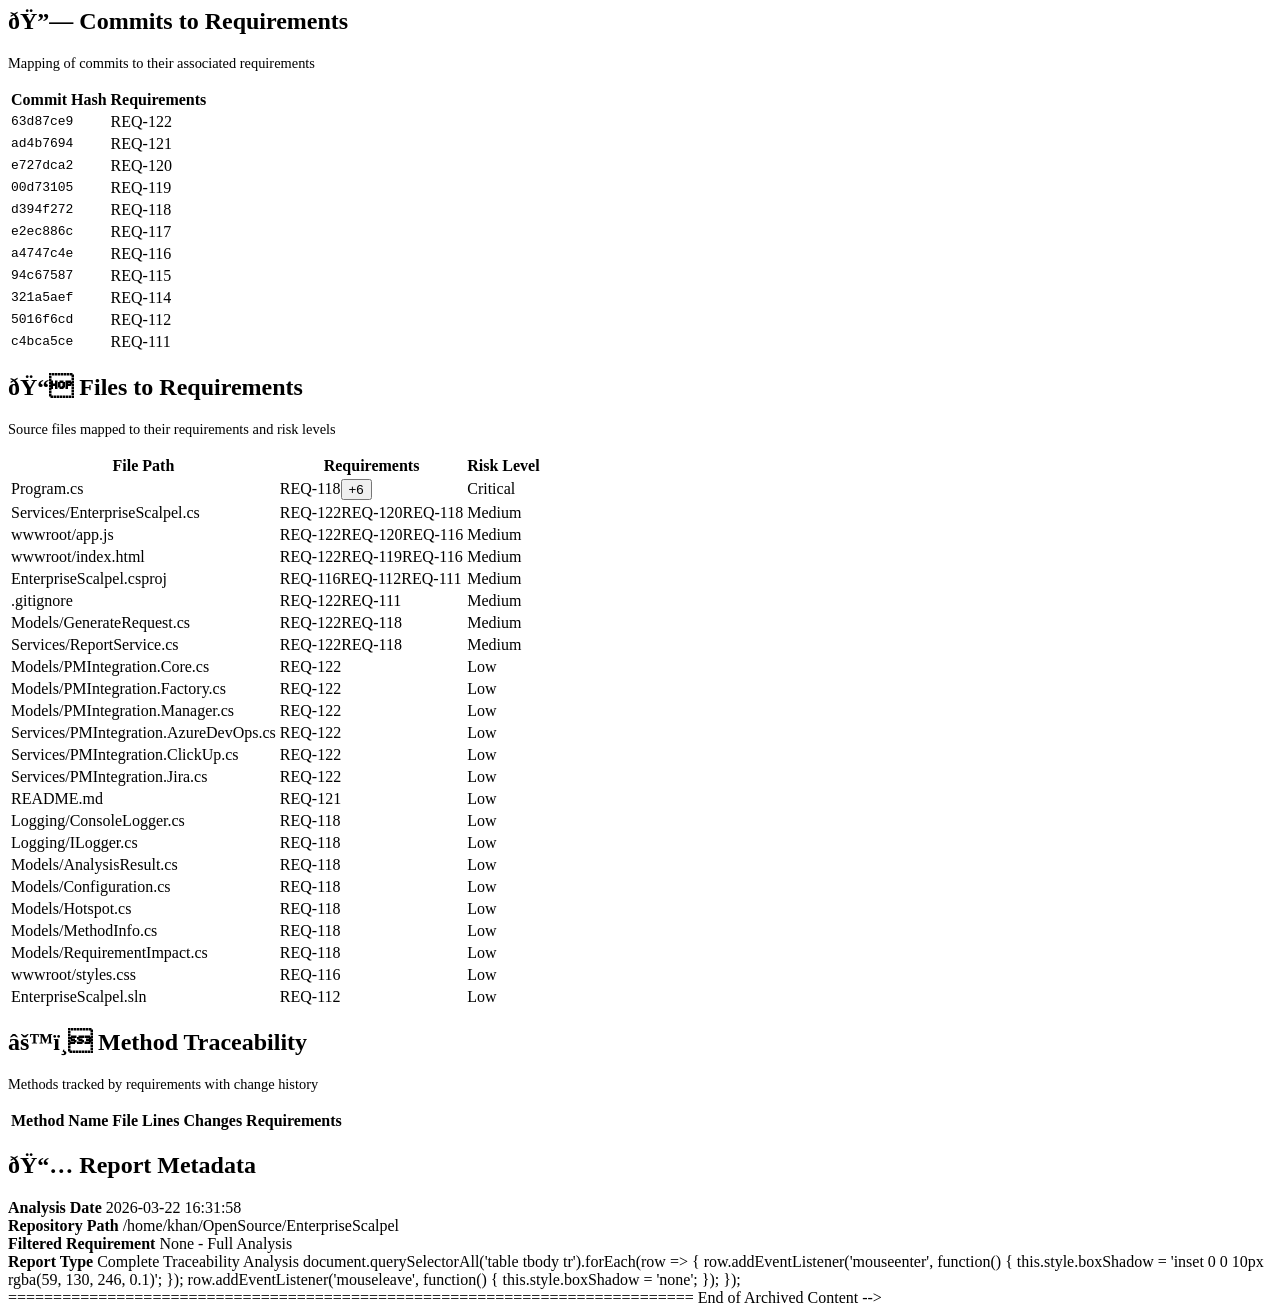
<file: traceability-report.html>
<!--
    DEPRECATED FILE - DO NOT USE
    
    This file is NO LONGER USED. All reports are generated to:
    /home/khan/OpenSource/EnterpriseScalpel/scalpel-reports/traceability-report.html
    
    Configuration: See scalpel.config.json > OutputDirectory
    
    The HTML report generation is configured in ReportService.cs GenerateHtmlReport method
    which writes output to the 'scalpel-reports' directory as specified in the configuration.
    
    Original File Content Below (Archived):
    ============================================================================
    
<!DOCTYPE html>
<html lang='en'>
<head>
    <meta charset='UTF-8'>
    <meta name='viewport' content='width=device-width, initial-scale=1.0'>
    <title>Enterprise Scalpel – Traceability Report</title>
    <link href='https://fonts.googleapis.com/css2?family=Space+Mono:wght@400;700&family=Geist:wght@300;400;600;700&display=swap' rel='stylesheet'>
    <style>
        * {
            margin: 0;
            padding: 0;
            box-sizing: border-box;
        }

        :root {
            --primary: #3b82f6;
            --primary-dark: #1e40af;
            --primary-light: #eff6ff;
            --danger: #ef4444;
            --warning: #f59e0b;
            --success: #10b981;
            --neutral-900: #111827;
            --neutral-800: #1f2937;
            --neutral-700: #374151;
            --neutral-600: #4b5563;
            --neutral-200: #e5e7eb;
            --neutral-100: #f3f4f6;
            --neutral-50: #f9fafb;
            --bg-gradient: linear-gradient(135deg, #667eea 0%, #764ba2 100%);
            --surface-shadow: 0 4px 6px -1px rgba(0, 0, 0, 0.1), 0 2px 4px -1px rgba(0, 0, 0, 0.06);
            --surface-shadow-lg: 0 20px 25px -5px rgba(0, 0, 0, 0.1);
        }

        body {
            font-family: 'Geist', -apple-system, BlinkMacSystemFont, 'Segoe UI', sans-serif;
            background: linear-gradient(180deg, var(--neutral-50) 0%, #f0f9ff 100%);
            color: var(--neutral-800);
            line-height: 1.6;
        }

        /* ====== HEADER ====== */
        header {
            background: var(--bg-gradient);
            color: white;
            padding: 3rem 2rem;
            box-shadow: var(--surface-shadow-lg);
            position: relative;
            overflow: hidden;
        }

        header::before {
            content: '';
            position: absolute;
            top: -50%;
            right: -10%;
            width: 400px;
            height: 400px;
            background: rgba(255, 255, 255, 0.1);
            border-radius: 50%;
            filter: blur(40px);
        }

        header h1 {
            font-size: 2.5rem;
            font-weight: 700;
            margin: 0 0 0.5rem 0;
            position: relative;
            z-index: 1;
            letter-spacing: -0.5px;
        }

        header p {
            font-size: 1rem;
            opacity: 0.95;
            position: relative;
            z-index: 1;
        }

        /* ====== CONTAINER & LAYOUT ====== */
        .container {
            max-width: 1400px;
            margin: 0 auto;
            padding: 3rem 2rem;
        }

        .card {
            background: white;
            border-radius: 12px;
            padding: 2rem;
            margin-bottom: 2rem;
            box-shadow: var(--surface-shadow);
            border: 1px solid var(--neutral-200);
            transition: all 0.3s cubic-bezier(0.23, 1, 0.320, 1);
            animation: slideUp 0.6s ease-out;
        }

        @keyframes slideUp {
            from {
                opacity: 0;
                transform: translateY(20px);
            }
            to {
                opacity: 1;
                transform: translateY(0);
            }
        }

        .card:hover {
            box-shadow: var(--surface-shadow-lg);
            transform: translateY(-2px);
        }

        .card.summary {
            background: linear-gradient(135deg, var(--primary-light) 0%, #f0fdf4 100%);
            border: 1px solid var(--neutral-200);
        }

        .card h2 {
            font-size: 1.5rem;
            margin: 0 0 1.5rem 0;
            color: var(--neutral-900);
            display: flex;
            align-items: center;
            gap: 0.75rem;
            position: relative;
        }

        .card h2::after {
            content: '';
            flex-grow: 1;
            height: 2px;
            background: linear-gradient(90deg, var(--primary) 0%, transparent 100%);
        }

        /* ====== SUMMARY GRID ====== */
        .summary-grid {
            display: grid;
            grid-template-columns: repeat(auto-fit, minmax(200px, 1fr));
            gap: 1.5rem;
            margin-top: 1.5rem;
        }

        .stat-box {
            background: white;
            padding: 1.5rem;
            border-radius: 10px;
            text-align: center;
            border: 2px solid var(--neutral-200);
            transition: all 0.3s ease;
            position: relative;
            overflow: hidden;
        }

        .stat-box::before {
            content: '';
            position: absolute;
            top: 0;
            left: 0;
            width: 100%;
            height: 3px;
            background: var(--primary);
        }

        .stat-box:hover {
            border-color: var(--primary);
            box-shadow: 0 4px 12px rgba(59, 130, 246, 0.15);
            transform: translateY(-4px);
        }

        .stat-box .number {
            font-size: 2.5rem;
            font-weight: 700;
            color: var(--primary);
            margin: 0.5rem 0;
        }

        .stat-box .label {
            font-size: 0.85rem;
            color: var(--neutral-600);
            text-transform: uppercase;
            letter-spacing: 0.5px;
            font-weight: 600;
        }

        /* ====== TABLES ====== */
        table {
            width: 100%;
            border-collapse: collapse;
            margin-top: 1.5rem;
        }

        th {
            background: linear-gradient(90deg, var(--neutral-100) 0%, var(--neutral-50) 100%);
            padding: 1rem;
            text-align: left;
            font-weight: 600;
            color: var(--neutral-700);
            border-bottom: 2px solid var(--primary);
            font-size: 0.85rem;
            text-transform: uppercase;
            letter-spacing: 0.5px;
        }

        td {
            padding: 1rem;
            border-bottom: 1px solid var(--neutral-200);
            color: var(--neutral-700);
        }

        tr:hover {
            background: var(--neutral-50);
            transition: background 0.2s ease;
        }

        tr:last-child td {
            border-bottom: none;
        }

        /* ====== BADGES ====== */
        .badge {
            display: inline-block;
            background: linear-gradient(135deg, var(--primary) 0%, var(--primary-dark) 100%);
            color: white;
            padding: 0.4rem 0.9rem;
            border-radius: 6px;
            margin: 0.3rem 0.3rem 0.3rem 0;
            font-size: 0.8rem;
            font-weight: 600;
            white-space: nowrap;
            box-shadow: 0 2px 4px rgba(59, 130, 246, 0.2);
            transition: all 0.2s ease;
        }

        .badge:hover {
            transform: translateY(-2px);
            box-shadow: 0 4px 8px rgba(59, 130, 246, 0.3);
        }

        /* ====== TICKET LINKS (PM INTEGRATION) ====== */
        .ticket-link {
            color: #0066cc;
            text-decoration: none;
            font-weight: 600;
            padding: 6px 10px;
            border-radius: 6px;
            display: inline-block;
            transition: all 0.2s ease;
            margin-right: 8px;
            border: 1px solid #e0e7ff;
        }

        .ticket-link:hover {
            background: #e3f2fd;
            text-decoration: none;
            transform: translateX(2px);
            border-color: #0066cc;
            box-shadow: 0 2px 8px rgba(0, 102, 204, 0.15);
        }

        .ticket-link::before {
            content: '🔗 ';
            opacity: 0.7;
            margin-right: 4px;
        }

        /* Platform badges */
        .platform-badge {
            display: inline-block;
            padding: 4px 10px;
            border-radius: 12px;
            font-size: 10px;
            font-weight: bold;
            margin-left: 6px;
            text-transform: uppercase;
            letter-spacing: 0.5px;
            color: white;
            vertical-align: middle;
        }

        .badge-jira {
            background: #0052cc;
        }

        .badge-clickup {
            background: #7b68ee;
        }

        .badge-ado {
            background: #0078d4;
        }

        .ticket-data {
            font-size: 0.9rem;
            color: var(--neutral-600);
            margin: 4px 0;
        }

        .no-ticket-data {
            color: #999;
            font-style: italic;
            font-size: 0.9rem;
        }

        .expand-btn {
            display: inline-block;
            background: var(--danger);
            color: white;
            border: none;
            padding: 0.4rem 0.8rem;
            border-radius: 6px;
            font-size: 0.8rem;
            font-weight: 600;
            cursor: pointer;
            margin-left: 0.4rem;
            transition: all 0.2s ease;
            box-shadow: 0 2px 4px rgba(239, 68, 68, 0.2);
        }

        .expand-btn:hover {
            background: #dc2626;
            transform: translateY(-2px);
            box-shadow: 0 4px 8px rgba(239, 68, 68, 0.3);
        }

        .expanded-badges {
            display: inline-block;
            margin-left: 0.75rem;
            padding: 0.75rem;
            background: var(--neutral-100);
            border-radius: 8px;
            border-left: 3px solid var(--primary);
        }

        /* ====== CODE & CELLS ====== */
        code {
            background: var(--neutral-100);
            padding: 0.3rem 0.6rem;
            border-radius: 4px;
            font-family: 'Space Mono', monospace;
            font-size: 0.85rem;
            color: var(--primary-dark);
            border: 1px solid var(--neutral-200);
        }

        .commit-hash {
            font-weight: 600;
            color: var(--primary-dark);
        }

        .file-name {
            font-weight: 500;
            color: var(--neutral-800);
            word-break: break-word;
        }

        .file-row[data-risk='5'],
        .file-row[data-risk='6'] {
            background: rgba(239, 68, 68, 0.05) !important;
        }

        .file-row[data-risk='3'],
        .file-row[data-risk='4'] {
            background: rgba(245, 158, 11, 0.05) !important;
        }

        .risk-cell {
            font-weight: 600;
            text-align: center;
        }

        .method-name {
            font-weight: 600;
            color: var(--neutral-800);
            font-family: 'Space Mono', monospace;
        }

        .file-ref, .lines, .changes {
            font-family: 'Space Mono', monospace;
            font-size: 0.9rem;
            color: var(--neutral-600);
        }

        /* ====== METADATA ====== */
        .metadata {
            display: grid;
            grid-template-columns: repeat(auto-fit, minmax(280px, 1fr));
            gap: 1.5rem;
            margin-top: 1.5rem;
        }

        .metadata-item {
            padding: 1.25rem;
            background: linear-gradient(135deg, var(--primary-light) 0%, #fef2f2 100%);
            border-radius: 10px;
            border-left: 4px solid var(--primary);
            transition: all 0.3s ease;
        }

        .metadata-item:hover {
            transform: translateX(4px);
            box-shadow: 0 4px 12px rgba(59, 130, 246, 0.1);
        }

        .metadata-item strong {
            display: block;
            color: var(--neutral-900);
            margin-bottom: 0.5rem;
            font-weight: 600;
            font-size: 0.9rem;
            text-transform: uppercase;
            letter-spacing: 0.5px;
        }

        .metadata-item span {
            color: var(--neutral-600);
            word-break: break-all;
            font-size: 0.95rem;
        }

        /* ====== RESPONSIVE ====== */
        @media (max-width: 768px) {
            .container {
                padding: 1.5rem;
            }

            .card {
                padding: 1.5rem;
                margin-bottom: 1.5rem;
            }

            header {
                padding: 2rem 1.5rem;
            }

            header h1 {
                font-size: 1.75rem;
            }

            table {
                font-size: 0.9rem;
            }

            th, td {
                padding: 0.75rem;
            }

            .summary-grid {
                grid-template-columns: 1fr;
                gap: 1rem;
            }

            .stat-box .number {
                font-size: 2rem;
            }

            .metadata {
                grid-template-columns: 1fr;
            }
        }

        /* ====== ANIMATIONS ====== */
        @keyframes fadeIn {
            from {
                opacity: 0;
            }
            to {
                opacity: 1;
            }
        }

        .card {
            animation: fadeIn 0.5s ease-out;
        }
    </style>
</head>
<body>
    <header>
        <h1>📊 Enterprise Scalpel</h1>
        <p>Requirement Traceability & Impact Analysis Report</p>
    </header>

    <div class='container'>
        
        Summary Card
        <div class='card summary'>
            <h2>📈 Analysis Summary</h2>
            <div class='summary-grid'>
                <div class='stat-box'>
                    <div class='label'>Requirements</div>
                    <div class='number'>11</div>
                </div>
                <div class='stat-box'>
                    <div class='label'>Commits</div>
                    <div class='number'>11</div>
                </div>
                <div class='stat-box'>
                    <div class='label'>Files</div>
                    <div class='number'>24</div>
                </div>
                <div class='stat-box'>
                    <div class='label'>Methods</div>
                    <div class='number'>0</div>
                </div>
            </div>
        </div>

        <!-- Commit to Requirements -->
        <div class='card'>
            <h2>🔗 Commits to Requirements</h2>
            <p style='color: var(--neutral-600); margin-bottom: 1rem; font-size: 0.9rem;'>Mapping of commits to their associated requirements</p>
            <table>
                <thead>
                    <tr>
                        <th>Commit Hash</th>
                        <th>Requirements</th>
                    </tr>
                </thead>
                <tbody>
                    <tr class='commit-row'><td class='commit-hash'><code>63d87ce9</code></td><td><span class='badge'>REQ-122</span></td></tr><tr class='commit-row'><td class='commit-hash'><code>ad4b7694</code></td><td><span class='badge'>REQ-121</span></td></tr><tr class='commit-row'><td class='commit-hash'><code>e727dca2</code></td><td><span class='badge'>REQ-120</span></td></tr><tr class='commit-row'><td class='commit-hash'><code>00d73105</code></td><td><span class='badge'>REQ-119</span></td></tr><tr class='commit-row'><td class='commit-hash'><code>d394f272</code></td><td><span class='badge'>REQ-118</span></td></tr><tr class='commit-row'><td class='commit-hash'><code>e2ec886c</code></td><td><span class='badge'>REQ-117</span></td></tr><tr class='commit-row'><td class='commit-hash'><code>a4747c4e</code></td><td><span class='badge'>REQ-116</span></td></tr><tr class='commit-row'><td class='commit-hash'><code>94c67587</code></td><td><span class='badge'>REQ-115</span></td></tr><tr class='commit-row'><td class='commit-hash'><code>321a5aef</code></td><td><span class='badge'>REQ-114</span></td></tr><tr class='commit-row'><td class='commit-hash'><code>5016f6cd</code></td><td><span class='badge'>REQ-112</span></td></tr><tr class='commit-row'><td class='commit-hash'><code>c4bca5ce</code></td><td><span class='badge'>REQ-111</span></td></tr>
                </tbody>
            </table>
        </div>

        <!-- File to Requirements -->
        <div class='card'>
            <h2>📁 Files to Requirements</h2>
            <p style='color: var(--neutral-600); margin-bottom: 1rem; font-size: 0.9rem;'>Source files mapped to their requirements and risk levels</p>
            <table>
                <thead>
                    <tr>
                        <th>File Path</th>
                        <th>Requirements</th>
                        <th>Risk Level</th>
                    </tr>
                </thead>
                <tbody>
                    <tr class='file-row' data-risk='6'><td class='file-name'>Program.cs</td><td><span class='badge'>REQ-118</span><button class='expand-btn' onclick='expandBadges(this)'>+6</button><div class='expanded-badges' style='display:none'><span class='badge'>REQ-117</span><span class='badge'>REQ-116</span><span class='badge'>REQ-115</span><span class='badge'>REQ-114</span><span class='badge'>REQ-112</span><span class='badge'>REQ-111</span></div></td><td class='risk-cell'>Critical</td></tr><tr class='file-row' data-risk='3'><td class='file-name'>Services/EnterpriseScalpel.cs</td><td><span class='badge'>REQ-122</span><span class='badge'>REQ-120</span><span class='badge'>REQ-118</span></td><td class='risk-cell'>Medium</td></tr><tr class='file-row' data-risk='3'><td class='file-name'>wwwroot/app.js</td><td><span class='badge'>REQ-122</span><span class='badge'>REQ-120</span><span class='badge'>REQ-116</span></td><td class='risk-cell'>Medium</td></tr><tr class='file-row' data-risk='3'><td class='file-name'>wwwroot/index.html</td><td><span class='badge'>REQ-122</span><span class='badge'>REQ-119</span><span class='badge'>REQ-116</span></td><td class='risk-cell'>Medium</td></tr><tr class='file-row' data-risk='3'><td class='file-name'>EnterpriseScalpel.csproj</td><td><span class='badge'>REQ-116</span><span class='badge'>REQ-112</span><span class='badge'>REQ-111</span></td><td class='risk-cell'>Medium</td></tr><tr class='file-row' data-risk='3'><td class='file-name'>.gitignore</td><td><span class='badge'>REQ-122</span><span class='badge'>REQ-111</span></td><td class='risk-cell'>Medium</td></tr><tr class='file-row' data-risk='3'><td class='file-name'>Models/GenerateRequest.cs</td><td><span class='badge'>REQ-122</span><span class='badge'>REQ-118</span></td><td class='risk-cell'>Medium</td></tr><tr class='file-row' data-risk='3'><td class='file-name'>Services/ReportService.cs</td><td><span class='badge'>REQ-122</span><span class='badge'>REQ-118</span></td><td class='risk-cell'>Medium</td></tr><tr class='file-row' data-risk='1'><td class='file-name'>Models/PMIntegration.Core.cs</td><td><span class='badge'>REQ-122</span></td><td class='risk-cell'>Low</td></tr><tr class='file-row' data-risk='1'><td class='file-name'>Models/PMIntegration.Factory.cs</td><td><span class='badge'>REQ-122</span></td><td class='risk-cell'>Low</td></tr><tr class='file-row' data-risk='1'><td class='file-name'>Models/PMIntegration.Manager.cs</td><td><span class='badge'>REQ-122</span></td><td class='risk-cell'>Low</td></tr><tr class='file-row' data-risk='1'><td class='file-name'>Services/PMIntegration.AzureDevOps.cs</td><td><span class='badge'>REQ-122</span></td><td class='risk-cell'>Low</td></tr><tr class='file-row' data-risk='1'><td class='file-name'>Services/PMIntegration.ClickUp.cs</td><td><span class='badge'>REQ-122</span></td><td class='risk-cell'>Low</td></tr><tr class='file-row' data-risk='1'><td class='file-name'>Services/PMIntegration.Jira.cs</td><td><span class='badge'>REQ-122</span></td><td class='risk-cell'>Low</td></tr><tr class='file-row' data-risk='1'><td class='file-name'>README.md</td><td><span class='badge'>REQ-121</span></td><td class='risk-cell'>Low</td></tr><tr class='file-row' data-risk='1'><td class='file-name'>Logging/ConsoleLogger.cs</td><td><span class='badge'>REQ-118</span></td><td class='risk-cell'>Low</td></tr><tr class='file-row' data-risk='1'><td class='file-name'>Logging/ILogger.cs</td><td><span class='badge'>REQ-118</span></td><td class='risk-cell'>Low</td></tr><tr class='file-row' data-risk='1'><td class='file-name'>Models/AnalysisResult.cs</td><td><span class='badge'>REQ-118</span></td><td class='risk-cell'>Low</td></tr><tr class='file-row' data-risk='1'><td class='file-name'>Models/Configuration.cs</td><td><span class='badge'>REQ-118</span></td><td class='risk-cell'>Low</td></tr><tr class='file-row' data-risk='1'><td class='file-name'>Models/Hotspot.cs</td><td><span class='badge'>REQ-118</span></td><td class='risk-cell'>Low</td></tr><tr class='file-row' data-risk='1'><td class='file-name'>Models/MethodInfo.cs</td><td><span class='badge'>REQ-118</span></td><td class='risk-cell'>Low</td></tr><tr class='file-row' data-risk='1'><td class='file-name'>Models/RequirementImpact.cs</td><td><span class='badge'>REQ-118</span></td><td class='risk-cell'>Low</td></tr><tr class='file-row' data-risk='1'><td class='file-name'>wwwroot/styles.css</td><td><span class='badge'>REQ-116</span></td><td class='risk-cell'>Low</td></tr><tr class='file-row' data-risk='1'><td class='file-name'>EnterpriseScalpel.sln</td><td><span class='badge'>REQ-112</span></td><td class='risk-cell'>Low</td></tr>
                </tbody>
            </table>
        </div>

        <!-- PM Integration Section (if tickets available) -->
        

        <!-- Method Traceability -->
        <div class='card'>
            <h2>⚙️ Method Traceability</h2>
            <p style='color: var(--neutral-600); margin-bottom: 1rem; font-size: 0.9rem;'>Methods tracked by requirements with change history</p>
            <table>
                <thead>
                    <tr>
                        <th>Method Name</th>
                        <th>File</th>
                        <th>Lines</th>
                        <th>Changes</th>
                        <th>Requirements</th>
                    </tr>
                </thead>
                <tbody>
                    
                </tbody>
            </table>
        </div>

        <!-- Metadata -->
        <div class='card'>
            <h2>📅 Report Metadata</h2>
            <div class='metadata'>
                <div class='metadata-item'>
                    <strong>Analysis Date</strong>
                    <span>2026-03-22 16:31:58</span>
                </div>
                <div class='metadata-item'>
                    <strong>Repository Path</strong>
                    <span>/home/khan/OpenSource/EnterpriseScalpel</span>
                </div>
                <div class='metadata-item'>
                    <strong>Filtered Requirement</strong>
                    <span>None - Full Analysis</span>
                </div>
                <div class='metadata-item'>
                    <strong>Report Type</strong>
                    <span>Complete Traceability Analysis</span>
        document.querySelectorAll('table tbody tr').forEach(row => {
            row.addEventListener('mouseenter', function() {
                this.style.boxShadow = 'inset 0 0 10px rgba(59, 130, 246, 0.1)';
            });
            row.addEventListener('mouseleave', function() {
                this.style.boxShadow = 'none';
            });
        });
    </script>
</body>
</html>
    ============================================================================
    End of Archived Content
-->
</file>
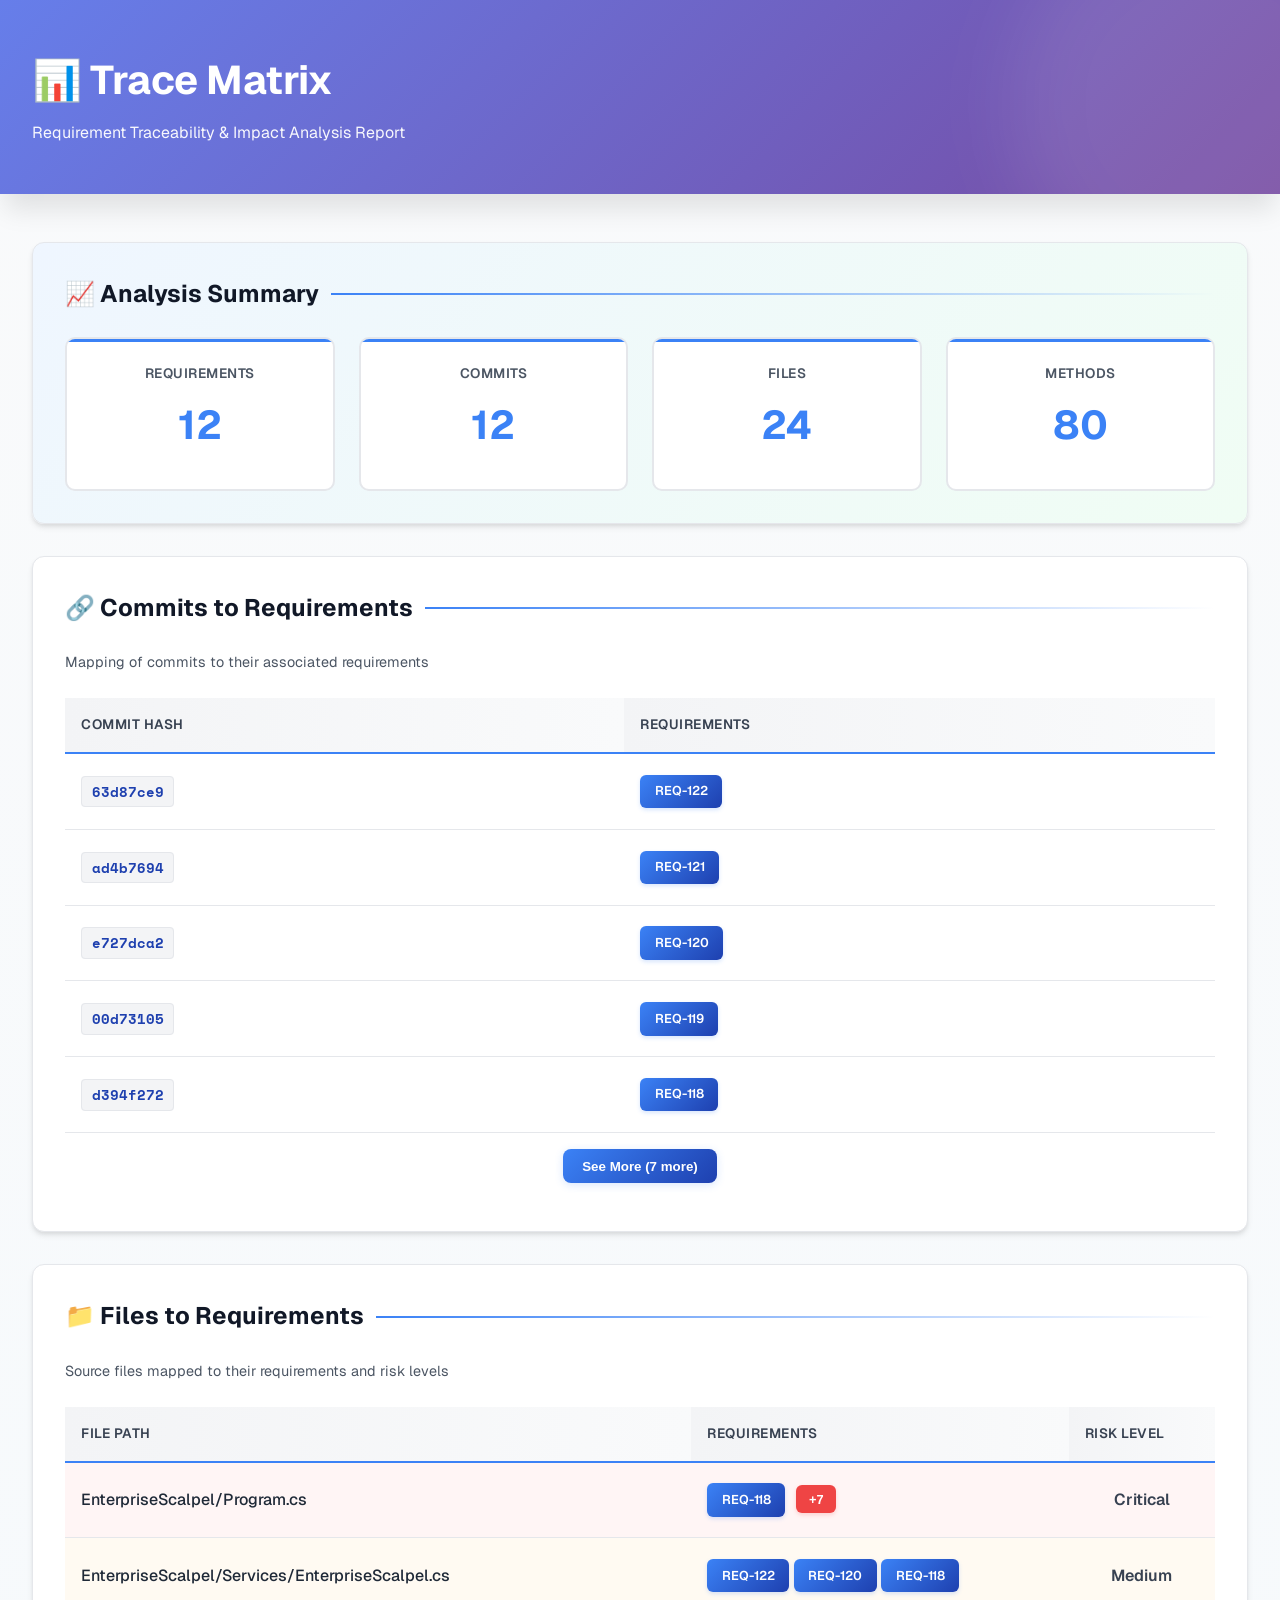
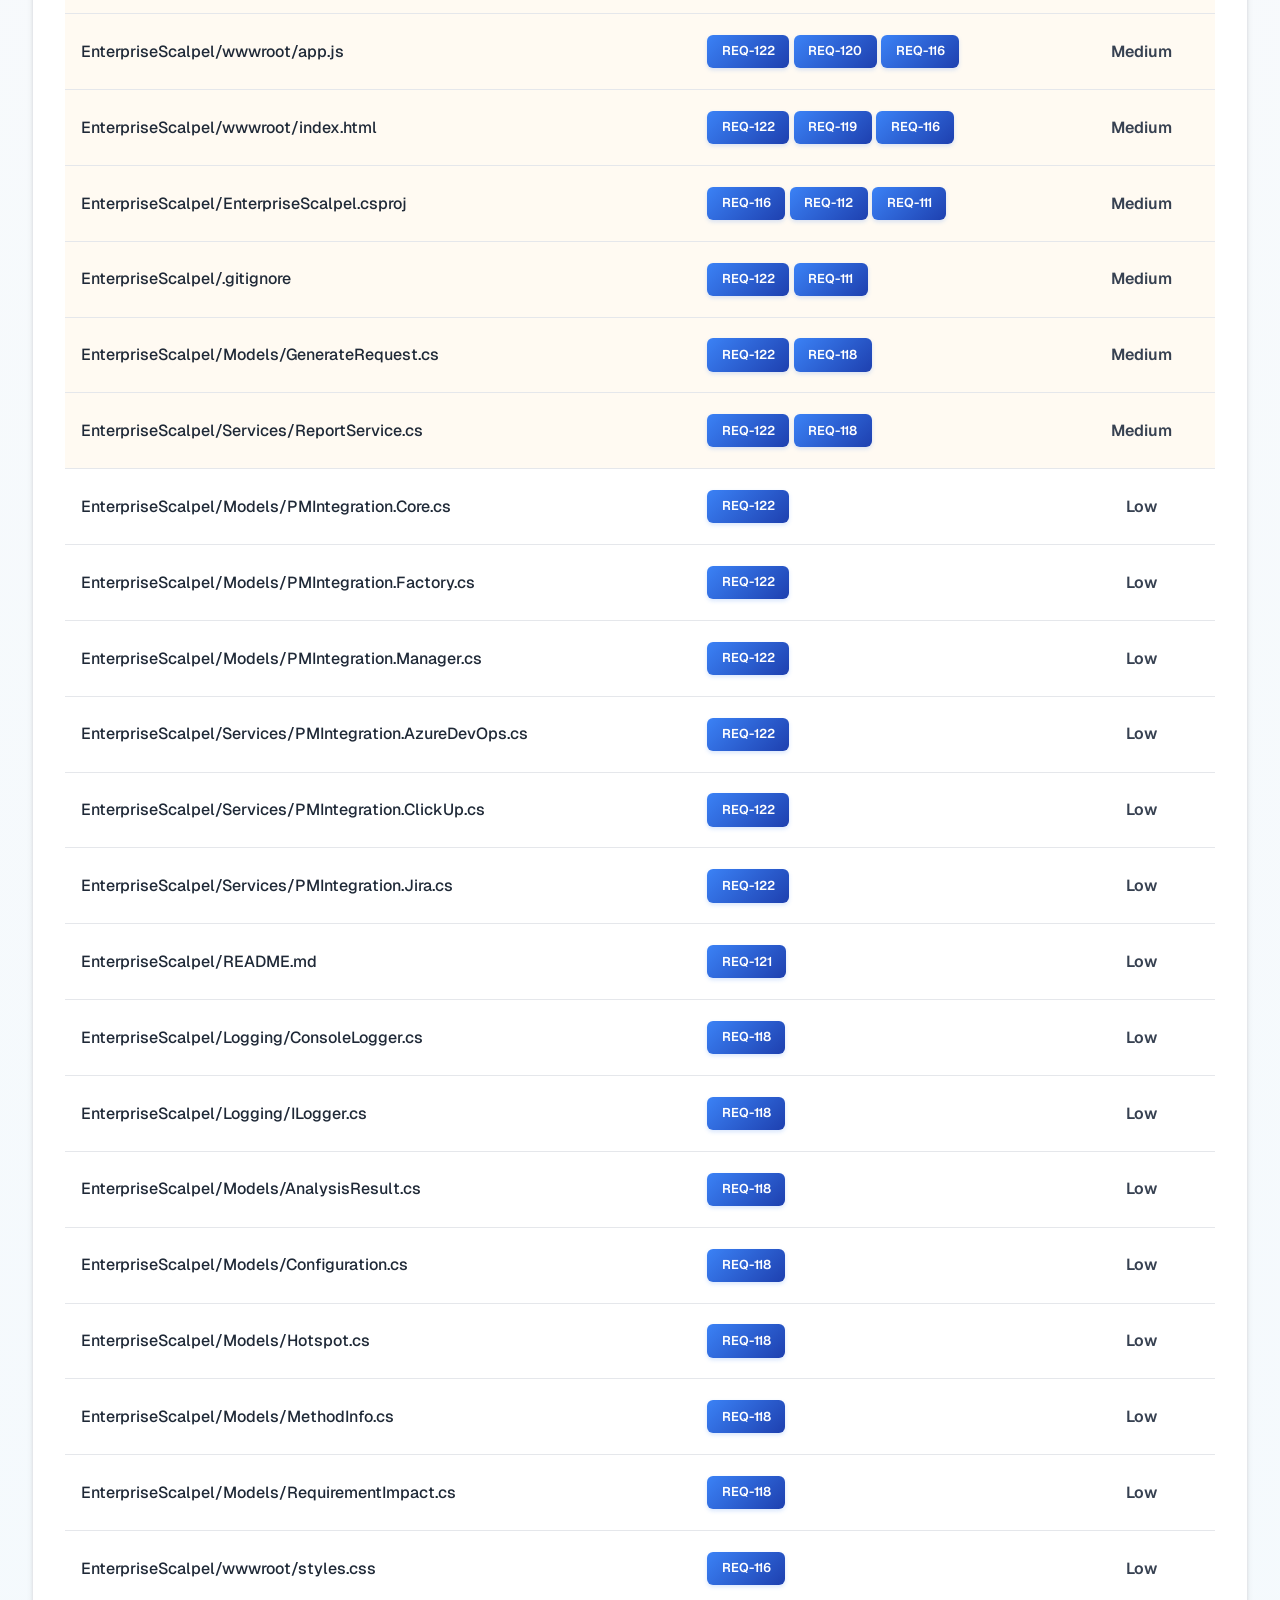
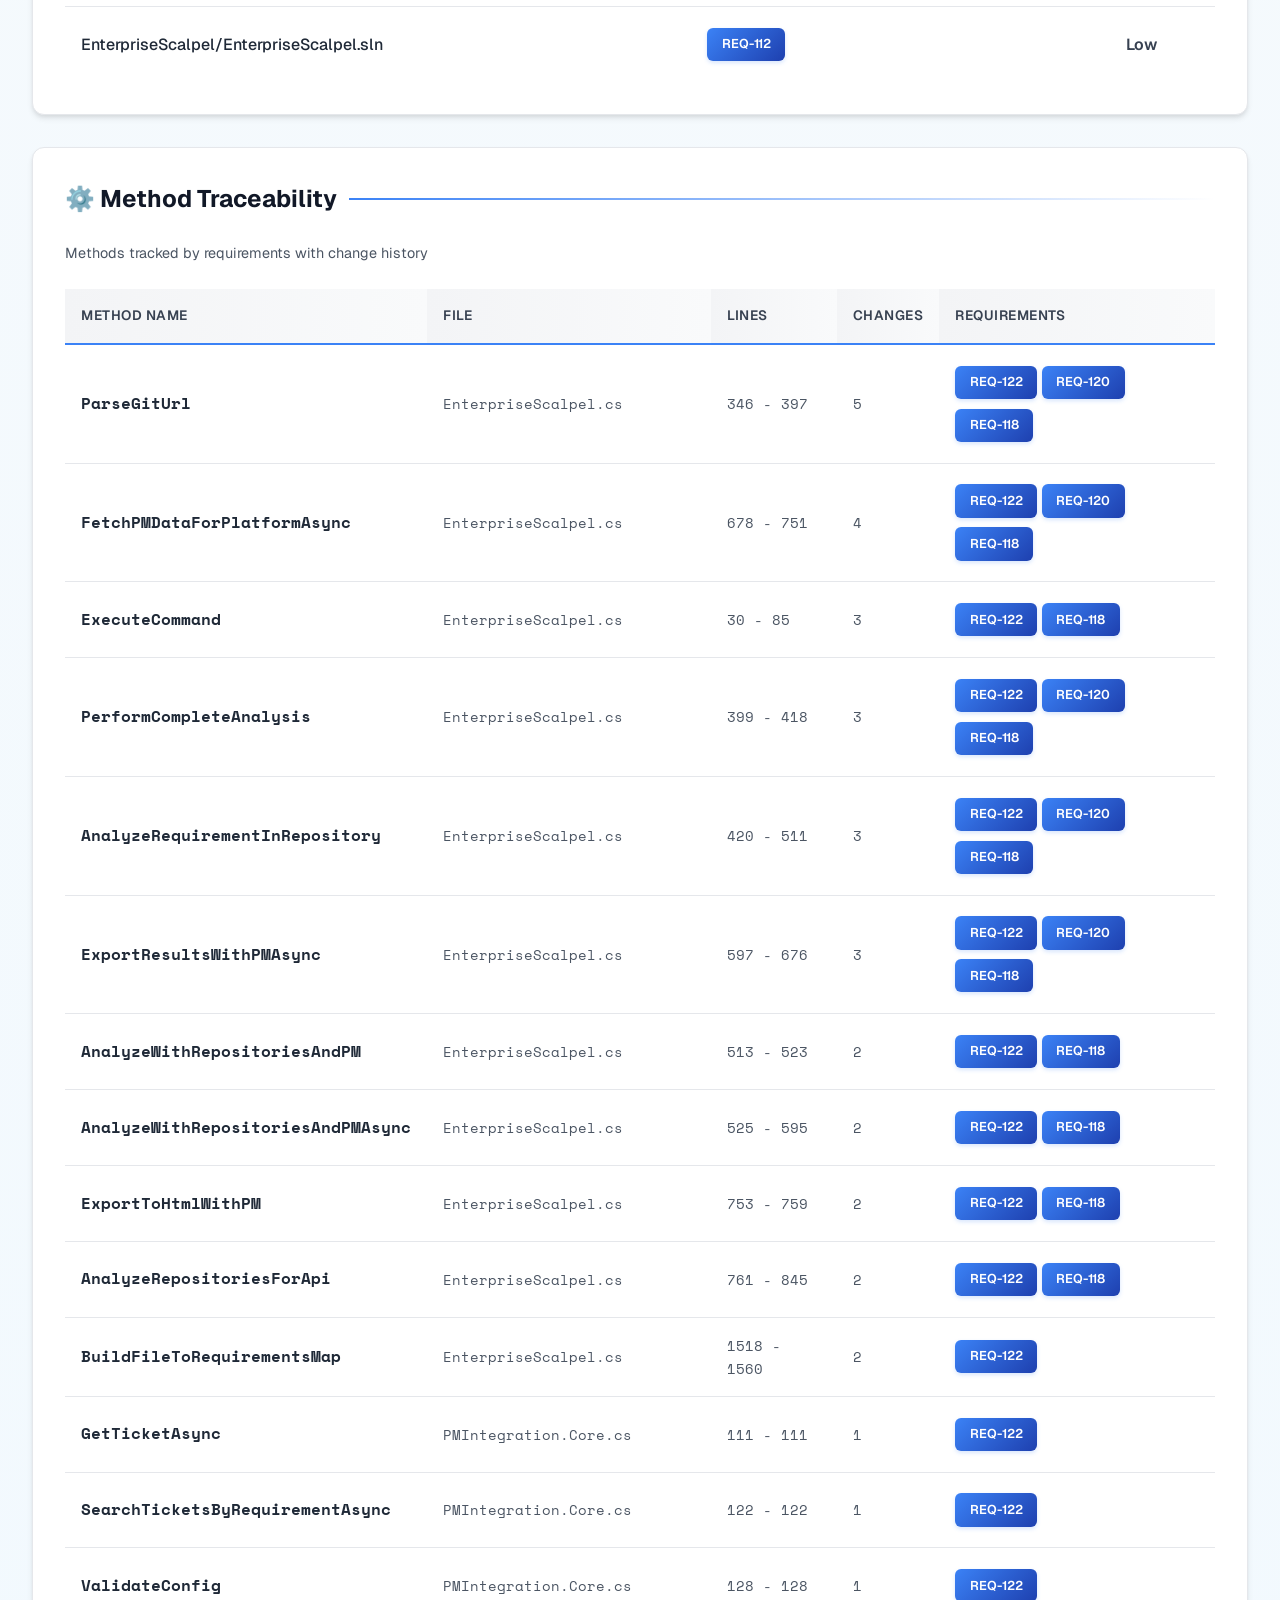
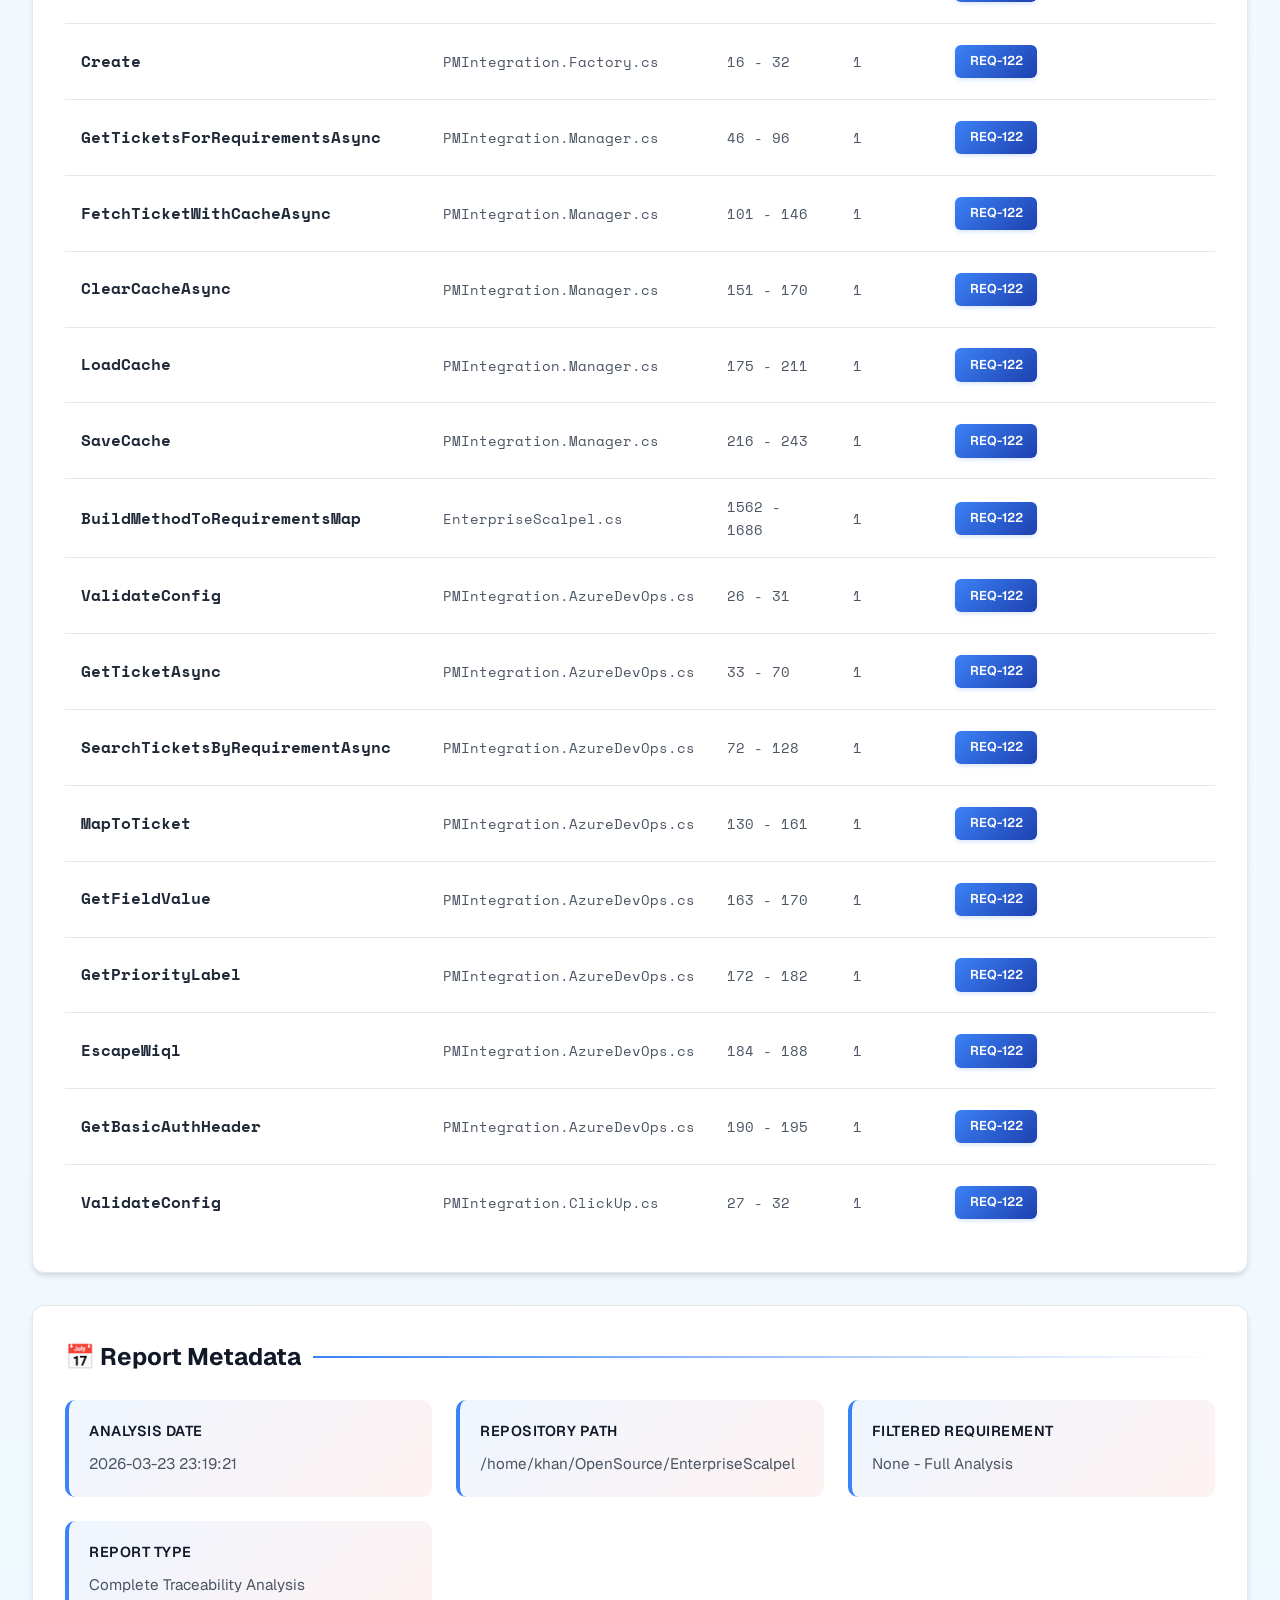
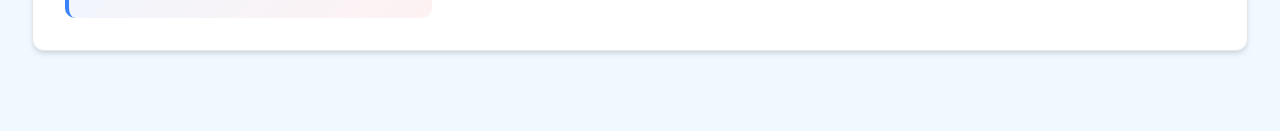
<file: scalpel-reports/traceability-report.html>
<!DOCTYPE html>
<html lang='en'>
<head>
    <meta charset='UTF-8'>
    <meta name='viewport' content='width=device-width, initial-scale=1.0'>
    <title>Trace Matrix – Traceability Report</title>
    <link href='https://fonts.googleapis.com/css2?family=Space+Mono:wght@400;700&family=Geist:wght@300;400;600;700&display=swap' rel='stylesheet'>
    <style>
        * {
            margin: 0;
            padding: 0;
            box-sizing: border-box;
        }

        :root {
            --primary: #3b82f6;
            --primary-dark: #1e40af;
            --primary-light: #eff6ff;
            --danger: #ef4444;
            --warning: #f59e0b;
            --success: #10b981;
            --neutral-900: #111827;
            --neutral-800: #1f2937;
            --neutral-700: #374151;
            --neutral-600: #4b5563;
            --neutral-200: #e5e7eb;
            --neutral-100: #f3f4f6;
            --neutral-50: #f9fafb;
            --bg-gradient: linear-gradient(135deg, #667eea 0%, #764ba2 100%);
            --surface-shadow: 0 4px 6px -1px rgba(0, 0, 0, 0.1), 0 2px 4px -1px rgba(0, 0, 0, 0.06);
            --surface-shadow-lg: 0 20px 25px -5px rgba(0, 0, 0, 0.1);
        }

        body {
            font-family: 'Geist', -apple-system, BlinkMacSystemFont, 'Segoe UI', sans-serif;
            background: linear-gradient(180deg, var(--neutral-50) 0%, #f0f9ff 100%);
            color: var(--neutral-800);
            line-height: 1.6;
        }

        /* ====== HEADER ====== */
        header {
            background: var(--bg-gradient);
            color: white;
            padding: 3rem 2rem;
            box-shadow: var(--surface-shadow-lg);
            position: relative;
            overflow: hidden;
        }

        header::before {
            content: '';
            position: absolute;
            top: -50%;
            right: -10%;
            width: 400px;
            height: 400px;
            background: rgba(255, 255, 255, 0.1);
            border-radius: 50%;
            filter: blur(40px);
        }

        header h1 {
            font-size: 2.5rem;
            font-weight: 700;
            margin: 0 0 0.5rem 0;
            position: relative;
            z-index: 1;
            letter-spacing: -0.5px;
        }

        header p {
            font-size: 1rem;
            opacity: 0.95;
            position: relative;
            z-index: 1;
        }

        /* ====== CONTAINER & LAYOUT ====== */
        .container {
            max-width: 1400px;
            margin: 0 auto;
            padding: 3rem 2rem;
        }

        .card {
            background: white;
            border-radius: 12px;
            padding: 2rem;
            margin-bottom: 2rem;
            box-shadow: var(--surface-shadow);
            border: 1px solid var(--neutral-200);
            transition: all 0.3s cubic-bezier(0.23, 1, 0.320, 1);
            animation: slideUp 0.6s ease-out;
        }

        @keyframes slideUp {
            from {
                opacity: 0;
                transform: translateY(20px);
            }
            to {
                opacity: 1;
                transform: translateY(0);
            }
        }

        .card:hover {
            box-shadow: var(--surface-shadow-lg);
            transform: translateY(-2px);
        }

        .card.summary {
            background: linear-gradient(135deg, var(--primary-light) 0%, #f0fdf4 100%);
            border: 1px solid var(--neutral-200);
        }

        .card h2 {
            font-size: 1.5rem;
            margin: 0 0 1.5rem 0;
            color: var(--neutral-900);
            display: flex;
            align-items: center;
            gap: 0.75rem;
            position: relative;
        }

        .card h2::after {
            content: '';
            flex-grow: 1;
            height: 2px;
            background: linear-gradient(90deg, var(--primary) 0%, transparent 100%);
        }

        /* ====== SUMMARY GRID ====== */
        .summary-grid {
            display: grid;
            grid-template-columns: repeat(auto-fit, minmax(200px, 1fr));
            gap: 1.5rem;
            margin-top: 1.5rem;
        }

        .stat-box {
            background: white;
            padding: 1.5rem;
            border-radius: 10px;
            text-align: center;
            border: 2px solid var(--neutral-200);
            transition: all 0.3s ease;
            position: relative;
            overflow: hidden;
        }

        .stat-box::before {
            content: '';
            position: absolute;
            top: 0;
            left: 0;
            width: 100%;
            height: 3px;
            background: var(--primary);
        }

        .stat-box:hover {
            border-color: var(--primary);
            box-shadow: 0 4px 12px rgba(59, 130, 246, 0.15);
            transform: translateY(-4px);
        }

        .stat-box .number {
            font-size: 2.5rem;
            font-weight: 700;
            color: var(--primary);
            margin: 0.5rem 0;
        }

        .stat-box .label {
            font-size: 0.85rem;
            color: var(--neutral-600);
            text-transform: uppercase;
            letter-spacing: 0.5px;
            font-weight: 600;
        }

        /* ====== TABLES ====== */
        table {
            width: 100%;
            border-collapse: collapse;
            margin-top: 1.5rem;
        }

        th {
            background: linear-gradient(90deg, var(--neutral-100) 0%, var(--neutral-50) 100%);
            padding: 1rem;
            text-align: left;
            font-weight: 600;
            color: var(--neutral-700);
            border-bottom: 2px solid var(--primary);
            font-size: 0.85rem;
            text-transform: uppercase;
            letter-spacing: 0.5px;
        }

        td {
            padding: 1rem;
            border-bottom: 1px solid var(--neutral-200);
            color: var(--neutral-700);
        }

        tr:hover {
            background: var(--neutral-50);
            transition: background 0.2s ease;
        }

        tr:last-child td {
            border-bottom: none;
        }

        /* ====== BADGES ====== */
        .badge {
            display: inline-block;
            background: linear-gradient(135deg, var(--primary) 0%, var(--primary-dark) 100%);
            color: white;
            padding: 0.4rem 0.9rem;
            border-radius: 6px;
            margin: 0.3rem 0.3rem 0.3rem 0;
            font-size: 0.8rem;
            font-weight: 600;
            white-space: nowrap;
            box-shadow: 0 2px 4px rgba(59, 130, 246, 0.2);
            transition: all 0.2s ease;
        }

        .badge:hover {
            transform: translateY(-2px);
            box-shadow: 0 4px 8px rgba(59, 130, 246, 0.3);
        }

        /* ====== BADGE LINKS (PM INTEGRATION) ====== */
        .badge-link {
            text-decoration: none;
            cursor: pointer;
            display: inline-block;
            transition: all 0.3s ease;
        }

        .badge-link:hover {
            text-decoration: none;
        }

        .badge-link .badge {
            transition: all 0.3s ease;
        }

        .badge-link:hover .badge {
            transform: translateY(-3px) scale(1.05);
            box-shadow: 0 6px 12px rgba(59, 130, 246, 0.4);
        }

        /* ====== TICKET LINKS (PM INTEGRATION) ====== */
        .ticket-link {
            color: #0066cc;
            text-decoration: none;
            font-weight: 600;
            padding: 6px 10px;
            border-radius: 6px;
            display: inline-block;
            transition: all 0.2s ease;
            margin-right: 8px;
            border: 1px solid #e0e7ff;
        }

        .ticket-link:hover {
            background: #e3f2fd;
            text-decoration: none;
            transform: translateX(2px);
            border-color: #0066cc;
            box-shadow: 0 2px 8px rgba(0, 102, 204, 0.15);
        }

        .ticket-link::before {
            content: '🔗 ';
            opacity: 0.7;
            margin-right: 4px;
        }

        /* Platform badges */
        .platform-badge {
            display: inline-block;
            padding: 4px 10px;
            border-radius: 12px;
            font-size: 10px;
            font-weight: bold;
            margin-left: 6px;
            text-transform: uppercase;
            letter-spacing: 0.5px;
            color: white;
            vertical-align: middle;
        }

        .badge-jira {
            background: #0052cc;
        }

        .badge-clickup {
            background: #7b68ee;
        }

        .badge-ado {
            background: #0078d4;
        }

        .ticket-data {
            font-size: 0.9rem;
            color: var(--neutral-600);
            margin: 4px 0;
        }

        .no-ticket-data {
            color: #999;
            font-style: italic;
            font-size: 0.9rem;
        }

        .expand-btn {
            display: inline-block;
            background: var(--danger);
            color: white;
            border: none;
            padding: 0.4rem 0.8rem;
            border-radius: 6px;
            font-size: 0.8rem;
            font-weight: 600;
            cursor: pointer;
            margin-left: 0.4rem;
            transition: all 0.2s ease;
            box-shadow: 0 2px 4px rgba(239, 68, 68, 0.2);
        }

        .expand-btn:hover {
            background: #dc2626;
            transform: translateY(-2px);
            box-shadow: 0 4px 8px rgba(239, 68, 68, 0.3);
        }

        .expanded-badges {
            display: inline-block;
            margin-left: 0.75rem;
            padding: 0.75rem;
            background: var(--neutral-100);
            border-radius: 8px;
            border-left: 3px solid var(--primary);
        }

        .hidden-row {
            display: none;
        }

        .see-more-btn {
            background: linear-gradient(135deg, var(--primary) 0%, var(--primary-dark) 100%);
            color: white;
            border: none;
            padding: 0.6rem 1.2rem;
            border-radius: 8px;
            font-weight: 600;
            cursor: pointer;
            transition: all 0.3s ease;
            box-shadow: 0 2px 8px rgba(59, 130, 246, 0.2);
        }

        .see-more-btn:hover {
            background: var(--primary-dark);
            transform: translateY(-2px);
            box-shadow: 0 4px 12px rgba(59, 130, 246, 0.3);
        }

        /* ====== CODE & CELLS ====== */
        code {
            background: var(--neutral-100);
            padding: 0.3rem 0.6rem;
            border-radius: 4px;
            font-family: 'Space Mono', monospace;
            font-size: 0.85rem;
            color: var(--primary-dark);
            border: 1px solid var(--neutral-200);
        }

        .commit-hash {
            font-weight: 600;
            color: var(--primary-dark);
        }

        .file-name {
            font-weight: 500;
            color: var(--neutral-800);
            word-break: break-word;
        }

        .file-row[data-risk='5'],
        .file-row[data-risk='6'] {
            background: rgba(239, 68, 68, 0.05) !important;
        }

        .file-row[data-risk='3'],
        .file-row[data-risk='4'] {
            background: rgba(245, 158, 11, 0.05) !important;
        }

        .risk-cell {
            font-weight: 600;
            text-align: center;
        }

        .method-name {
            font-weight: 600;
            color: var(--neutral-800);
            font-family: 'Space Mono', monospace;
        }

        .file-ref, .lines, .changes {
            font-family: 'Space Mono', monospace;
            font-size: 0.9rem;
            color: var(--neutral-600);
        }

        /* ====== METADATA ====== */
        .metadata {
            display: grid;
            grid-template-columns: repeat(auto-fit, minmax(280px, 1fr));
            gap: 1.5rem;
            margin-top: 1.5rem;
        }

        .metadata-item {
            padding: 1.25rem;
            background: linear-gradient(135deg, var(--primary-light) 0%, #fef2f2 100%);
            border-radius: 10px;
            border-left: 4px solid var(--primary);
            transition: all 0.3s ease;
        }

        .metadata-item:hover {
            transform: translateX(4px);
            box-shadow: 0 4px 12px rgba(59, 130, 246, 0.1);
        }

        .metadata-item strong {
            display: block;
            color: var(--neutral-900);
            margin-bottom: 0.5rem;
            font-weight: 600;
            font-size: 0.9rem;
            text-transform: uppercase;
            letter-spacing: 0.5px;
        }

        .metadata-item span {
            color: var(--neutral-600);
            word-break: break-all;
            font-size: 0.95rem;
        }

        /* ====== RESPONSIVE ====== */
        @media (max-width: 768px) {
            .container {
                padding: 1.5rem;
            }

            .card {
                padding: 1.5rem;
                margin-bottom: 1.5rem;
            }

            header {
                padding: 2rem 1.5rem;
            }

            header h1 {
                font-size: 1.75rem;
            }

            table {
                font-size: 0.9rem;
            }

            th, td {
                padding: 0.75rem;
            }

            .summary-grid {
                grid-template-columns: 1fr;
                gap: 1rem;
            }

            .stat-box .number {
                font-size: 2rem;
            }

            .metadata {
                grid-template-columns: 1fr;
            }
        }

        /* ====== ANIMATIONS ====== */
        @keyframes fadeIn {
            from {
                opacity: 0;
            }
            to {
                opacity: 1;
            }
        }

        .card {
            animation: fadeIn 0.5s ease-out;
        }
    </style>
</head>
<body>
    <header>
        <h1>📊 Trace Matrix</h1>
        <p>Requirement Traceability & Impact Analysis Report</p>
    </header>

    <div class='container'>
        
        <!-- Summary Card -->
        <div class='card summary'>
            <h2>📈 Analysis Summary</h2>
            <div class='summary-grid'>
                <div class='stat-box'>
                    <div class='label'>Requirements</div>
                    <div class='number'>12</div>
                </div>
                <div class='stat-box'>
                    <div class='label'>Commits</div>
                    <div class='number'>12</div>
                </div>
                <div class='stat-box'>
                    <div class='label'>Files</div>
                    <div class='number'>24</div>
                </div>
                <div class='stat-box'>
                    <div class='label'>Methods</div>
                    <div class='number'>80</div>
                </div>
            </div>
        </div>

        <!-- Commit to Requirements -->
        <div class='card'>
            <h2>🔗 Commits to Requirements</h2>
            <p style='color: var(--neutral-600); margin-bottom: 1rem; font-size: 0.9rem;'>Mapping of commits to their associated requirements</p>
            <table>
                <thead>
                    <tr>
                        <th>Commit Hash</th>
                        <th>Requirements</th>
                    </tr>
                </thead>
                <tbody>
                    <tr class='commit-row'><td class='commit-hash'><code>63d87ce9</code></td><td><span class='badge'>REQ-122</span></td></tr><tr class='commit-row'><td class='commit-hash'><code>ad4b7694</code></td><td><span class='badge'>REQ-121</span></td></tr><tr class='commit-row'><td class='commit-hash'><code>e727dca2</code></td><td><span class='badge'>REQ-120</span></td></tr><tr class='commit-row'><td class='commit-hash'><code>00d73105</code></td><td><span class='badge'>REQ-119</span></td></tr><tr class='commit-row'><td class='commit-hash'><code>d394f272</code></td><td><span class='badge'>REQ-118</span></td></tr><tr class='commit-row hidden-row'><td class='commit-hash'><code>e2ec886c</code></td><td><span class='badge'>REQ-117</span></td></tr><tr class='commit-row hidden-row'><td class='commit-hash'><code>a4747c4e</code></td><td><span class='badge'>REQ-116</span></td></tr><tr class='commit-row hidden-row'><td class='commit-hash'><code>94c67587</code></td><td><span class='badge'>REQ-115</span></td></tr><tr class='commit-row hidden-row'><td class='commit-hash'><code>321a5aef</code></td><td><span class='badge'>REQ-114</span></td></tr><tr class='commit-row hidden-row'><td class='commit-hash'><code>74020512</code></td><td><span class='badge'>PSW-113</span></td></tr><tr class='commit-row hidden-row'><td class='commit-hash'><code>5016f6cd</code></td><td><span class='badge'>REQ-112</span></td></tr><tr class='commit-row hidden-row'><td class='commit-hash'><code>c4bca5ce</code></td><td><span class='badge'>REQ-111</span></td></tr>
                    <tr><td colspan='2' style='text-align:center; padding: 1rem;'><button onclick='toggleCommitRows(event)' class='see-more-btn' data-state='hidden'>See More (7 more)</button></td></tr>
                </tbody>
            </table>
        </div>

        <!-- File to Requirements -->
        <div class='card'>
            <h2>📁 Files to Requirements</h2>
            <p style='color: var(--neutral-600); margin-bottom: 1rem; font-size: 0.9rem;'>Source files mapped to their requirements and risk levels</p>
            <table>
                <thead>
                    <tr>
                        <th>File Path</th>
                        <th>Requirements</th>
                        <th>Risk Level</th>
                    </tr>
                </thead>
                <tbody>
                    <tr class='file-row' data-risk='6'><td class='file-name'>EnterpriseScalpel/Program.cs</td><td><span class='badge'>REQ-118</span><button class='expand-btn' onclick='expandBadges(this)'>+7</button><div class='expanded-badges' style='display:none'><span class='badge'>REQ-117</span><span class='badge'>REQ-116</span><span class='badge'>REQ-115</span><span class='badge'>REQ-114</span><span class='badge'>PSW-113</span><span class='badge'>REQ-112</span><span class='badge'>REQ-111</span></div></td><td class='risk-cell'>Critical</td></tr><tr class='file-row' data-risk='3'><td class='file-name'>EnterpriseScalpel/Services/EnterpriseScalpel.cs</td><td><span class='badge'>REQ-122</span><span class='badge'>REQ-120</span><span class='badge'>REQ-118</span></td><td class='risk-cell'>Medium</td></tr><tr class='file-row' data-risk='3'><td class='file-name'>EnterpriseScalpel/wwwroot/app.js</td><td><span class='badge'>REQ-122</span><span class='badge'>REQ-120</span><span class='badge'>REQ-116</span></td><td class='risk-cell'>Medium</td></tr><tr class='file-row' data-risk='3'><td class='file-name'>EnterpriseScalpel/wwwroot/index.html</td><td><span class='badge'>REQ-122</span><span class='badge'>REQ-119</span><span class='badge'>REQ-116</span></td><td class='risk-cell'>Medium</td></tr><tr class='file-row' data-risk='3'><td class='file-name'>EnterpriseScalpel/EnterpriseScalpel.csproj</td><td><span class='badge'>REQ-116</span><span class='badge'>REQ-112</span><span class='badge'>REQ-111</span></td><td class='risk-cell'>Medium</td></tr><tr class='file-row' data-risk='3'><td class='file-name'>EnterpriseScalpel/.gitignore</td><td><span class='badge'>REQ-122</span><span class='badge'>REQ-111</span></td><td class='risk-cell'>Medium</td></tr><tr class='file-row' data-risk='3'><td class='file-name'>EnterpriseScalpel/Models/GenerateRequest.cs</td><td><span class='badge'>REQ-122</span><span class='badge'>REQ-118</span></td><td class='risk-cell'>Medium</td></tr><tr class='file-row' data-risk='3'><td class='file-name'>EnterpriseScalpel/Services/ReportService.cs</td><td><span class='badge'>REQ-122</span><span class='badge'>REQ-118</span></td><td class='risk-cell'>Medium</td></tr><tr class='file-row' data-risk='1'><td class='file-name'>EnterpriseScalpel/Models/PMIntegration.Core.cs</td><td><span class='badge'>REQ-122</span></td><td class='risk-cell'>Low</td></tr><tr class='file-row' data-risk='1'><td class='file-name'>EnterpriseScalpel/Models/PMIntegration.Factory.cs</td><td><span class='badge'>REQ-122</span></td><td class='risk-cell'>Low</td></tr><tr class='file-row' data-risk='1'><td class='file-name'>EnterpriseScalpel/Models/PMIntegration.Manager.cs</td><td><span class='badge'>REQ-122</span></td><td class='risk-cell'>Low</td></tr><tr class='file-row' data-risk='1'><td class='file-name'>EnterpriseScalpel/Services/PMIntegration.AzureDevOps.cs</td><td><span class='badge'>REQ-122</span></td><td class='risk-cell'>Low</td></tr><tr class='file-row' data-risk='1'><td class='file-name'>EnterpriseScalpel/Services/PMIntegration.ClickUp.cs</td><td><span class='badge'>REQ-122</span></td><td class='risk-cell'>Low</td></tr><tr class='file-row' data-risk='1'><td class='file-name'>EnterpriseScalpel/Services/PMIntegration.Jira.cs</td><td><span class='badge'>REQ-122</span></td><td class='risk-cell'>Low</td></tr><tr class='file-row' data-risk='1'><td class='file-name'>EnterpriseScalpel/README.md</td><td><span class='badge'>REQ-121</span></td><td class='risk-cell'>Low</td></tr><tr class='file-row' data-risk='1'><td class='file-name'>EnterpriseScalpel/Logging/ConsoleLogger.cs</td><td><span class='badge'>REQ-118</span></td><td class='risk-cell'>Low</td></tr><tr class='file-row' data-risk='1'><td class='file-name'>EnterpriseScalpel/Logging/ILogger.cs</td><td><span class='badge'>REQ-118</span></td><td class='risk-cell'>Low</td></tr><tr class='file-row' data-risk='1'><td class='file-name'>EnterpriseScalpel/Models/AnalysisResult.cs</td><td><span class='badge'>REQ-118</span></td><td class='risk-cell'>Low</td></tr><tr class='file-row' data-risk='1'><td class='file-name'>EnterpriseScalpel/Models/Configuration.cs</td><td><span class='badge'>REQ-118</span></td><td class='risk-cell'>Low</td></tr><tr class='file-row' data-risk='1'><td class='file-name'>EnterpriseScalpel/Models/Hotspot.cs</td><td><span class='badge'>REQ-118</span></td><td class='risk-cell'>Low</td></tr><tr class='file-row' data-risk='1'><td class='file-name'>EnterpriseScalpel/Models/MethodInfo.cs</td><td><span class='badge'>REQ-118</span></td><td class='risk-cell'>Low</td></tr><tr class='file-row' data-risk='1'><td class='file-name'>EnterpriseScalpel/Models/RequirementImpact.cs</td><td><span class='badge'>REQ-118</span></td><td class='risk-cell'>Low</td></tr><tr class='file-row' data-risk='1'><td class='file-name'>EnterpriseScalpel/wwwroot/styles.css</td><td><span class='badge'>REQ-116</span></td><td class='risk-cell'>Low</td></tr><tr class='file-row' data-risk='1'><td class='file-name'>EnterpriseScalpel/EnterpriseScalpel.sln</td><td><span class='badge'>REQ-112</span></td><td class='risk-cell'>Low</td></tr>
                </tbody>
            </table>
        </div>

        <!-- PM Integration Section (if tickets available) -->
        

        <!-- Method Traceability -->
        <div class='card'>
            <h2>⚙️ Method Traceability</h2>
            <p style='color: var(--neutral-600); margin-bottom: 1rem; font-size: 0.9rem;'>Methods tracked by requirements with change history</p>
            <table>
                <thead>
                    <tr>
                        <th>Method Name</th>
                        <th>File</th>
                        <th>Lines</th>
                        <th>Changes</th>
                        <th>Requirements</th>
                    </tr>
                </thead>
                <tbody>
                    <tr class='method-row'><td class='method-name'>ParseGitUrl</td><td class='file-ref'>EnterpriseScalpel.cs</td><td class='lines'>346 - 397</td><td class='changes'>5</td><td><span class='badge'>REQ-122</span><span class='badge'>REQ-120</span><span class='badge'>REQ-118</span></td></tr><tr class='method-row'><td class='method-name'>FetchPMDataForPlatformAsync</td><td class='file-ref'>EnterpriseScalpel.cs</td><td class='lines'>678 - 751</td><td class='changes'>4</td><td><span class='badge'>REQ-122</span><span class='badge'>REQ-120</span><span class='badge'>REQ-118</span></td></tr><tr class='method-row'><td class='method-name'>ExecuteCommand</td><td class='file-ref'>EnterpriseScalpel.cs</td><td class='lines'>30 - 85</td><td class='changes'>3</td><td><span class='badge'>REQ-122</span><span class='badge'>REQ-118</span></td></tr><tr class='method-row'><td class='method-name'>PerformCompleteAnalysis</td><td class='file-ref'>EnterpriseScalpel.cs</td><td class='lines'>399 - 418</td><td class='changes'>3</td><td><span class='badge'>REQ-122</span><span class='badge'>REQ-120</span><span class='badge'>REQ-118</span></td></tr><tr class='method-row'><td class='method-name'>AnalyzeRequirementInRepository</td><td class='file-ref'>EnterpriseScalpel.cs</td><td class='lines'>420 - 511</td><td class='changes'>3</td><td><span class='badge'>REQ-122</span><span class='badge'>REQ-120</span><span class='badge'>REQ-118</span></td></tr><tr class='method-row'><td class='method-name'>ExportResultsWithPMAsync</td><td class='file-ref'>EnterpriseScalpel.cs</td><td class='lines'>597 - 676</td><td class='changes'>3</td><td><span class='badge'>REQ-122</span><span class='badge'>REQ-120</span><span class='badge'>REQ-118</span></td></tr><tr class='method-row'><td class='method-name'>AnalyzeWithRepositoriesAndPM</td><td class='file-ref'>EnterpriseScalpel.cs</td><td class='lines'>513 - 523</td><td class='changes'>2</td><td><span class='badge'>REQ-122</span><span class='badge'>REQ-118</span></td></tr><tr class='method-row'><td class='method-name'>AnalyzeWithRepositoriesAndPMAsync</td><td class='file-ref'>EnterpriseScalpel.cs</td><td class='lines'>525 - 595</td><td class='changes'>2</td><td><span class='badge'>REQ-122</span><span class='badge'>REQ-118</span></td></tr><tr class='method-row'><td class='method-name'>ExportToHtmlWithPM</td><td class='file-ref'>EnterpriseScalpel.cs</td><td class='lines'>753 - 759</td><td class='changes'>2</td><td><span class='badge'>REQ-122</span><span class='badge'>REQ-118</span></td></tr><tr class='method-row'><td class='method-name'>AnalyzeRepositoriesForApi</td><td class='file-ref'>EnterpriseScalpel.cs</td><td class='lines'>761 - 845</td><td class='changes'>2</td><td><span class='badge'>REQ-122</span><span class='badge'>REQ-118</span></td></tr><tr class='method-row'><td class='method-name'>BuildFileToRequirementsMap</td><td class='file-ref'>EnterpriseScalpel.cs</td><td class='lines'>1518 - 1560</td><td class='changes'>2</td><td><span class='badge'>REQ-122</span></td></tr><tr class='method-row'><td class='method-name'>GetTicketAsync</td><td class='file-ref'>PMIntegration.Core.cs</td><td class='lines'>111 - 111</td><td class='changes'>1</td><td><span class='badge'>REQ-122</span></td></tr><tr class='method-row'><td class='method-name'>SearchTicketsByRequirementAsync</td><td class='file-ref'>PMIntegration.Core.cs</td><td class='lines'>122 - 122</td><td class='changes'>1</td><td><span class='badge'>REQ-122</span></td></tr><tr class='method-row'><td class='method-name'>ValidateConfig</td><td class='file-ref'>PMIntegration.Core.cs</td><td class='lines'>128 - 128</td><td class='changes'>1</td><td><span class='badge'>REQ-122</span></td></tr><tr class='method-row'><td class='method-name'>Create</td><td class='file-ref'>PMIntegration.Factory.cs</td><td class='lines'>16 - 32</td><td class='changes'>1</td><td><span class='badge'>REQ-122</span></td></tr><tr class='method-row'><td class='method-name'>GetTicketsForRequirementsAsync</td><td class='file-ref'>PMIntegration.Manager.cs</td><td class='lines'>46 - 96</td><td class='changes'>1</td><td><span class='badge'>REQ-122</span></td></tr><tr class='method-row'><td class='method-name'>FetchTicketWithCacheAsync</td><td class='file-ref'>PMIntegration.Manager.cs</td><td class='lines'>101 - 146</td><td class='changes'>1</td><td><span class='badge'>REQ-122</span></td></tr><tr class='method-row'><td class='method-name'>ClearCacheAsync</td><td class='file-ref'>PMIntegration.Manager.cs</td><td class='lines'>151 - 170</td><td class='changes'>1</td><td><span class='badge'>REQ-122</span></td></tr><tr class='method-row'><td class='method-name'>LoadCache</td><td class='file-ref'>PMIntegration.Manager.cs</td><td class='lines'>175 - 211</td><td class='changes'>1</td><td><span class='badge'>REQ-122</span></td></tr><tr class='method-row'><td class='method-name'>SaveCache</td><td class='file-ref'>PMIntegration.Manager.cs</td><td class='lines'>216 - 243</td><td class='changes'>1</td><td><span class='badge'>REQ-122</span></td></tr><tr class='method-row'><td class='method-name'>BuildMethodToRequirementsMap</td><td class='file-ref'>EnterpriseScalpel.cs</td><td class='lines'>1562 - 1686</td><td class='changes'>1</td><td><span class='badge'>REQ-122</span></td></tr><tr class='method-row'><td class='method-name'>ValidateConfig</td><td class='file-ref'>PMIntegration.AzureDevOps.cs</td><td class='lines'>26 - 31</td><td class='changes'>1</td><td><span class='badge'>REQ-122</span></td></tr><tr class='method-row'><td class='method-name'>GetTicketAsync</td><td class='file-ref'>PMIntegration.AzureDevOps.cs</td><td class='lines'>33 - 70</td><td class='changes'>1</td><td><span class='badge'>REQ-122</span></td></tr><tr class='method-row'><td class='method-name'>SearchTicketsByRequirementAsync</td><td class='file-ref'>PMIntegration.AzureDevOps.cs</td><td class='lines'>72 - 128</td><td class='changes'>1</td><td><span class='badge'>REQ-122</span></td></tr><tr class='method-row'><td class='method-name'>MapToTicket</td><td class='file-ref'>PMIntegration.AzureDevOps.cs</td><td class='lines'>130 - 161</td><td class='changes'>1</td><td><span class='badge'>REQ-122</span></td></tr><tr class='method-row'><td class='method-name'>GetFieldValue</td><td class='file-ref'>PMIntegration.AzureDevOps.cs</td><td class='lines'>163 - 170</td><td class='changes'>1</td><td><span class='badge'>REQ-122</span></td></tr><tr class='method-row'><td class='method-name'>GetPriorityLabel</td><td class='file-ref'>PMIntegration.AzureDevOps.cs</td><td class='lines'>172 - 182</td><td class='changes'>1</td><td><span class='badge'>REQ-122</span></td></tr><tr class='method-row'><td class='method-name'>EscapeWiql</td><td class='file-ref'>PMIntegration.AzureDevOps.cs</td><td class='lines'>184 - 188</td><td class='changes'>1</td><td><span class='badge'>REQ-122</span></td></tr><tr class='method-row'><td class='method-name'>GetBasicAuthHeader</td><td class='file-ref'>PMIntegration.AzureDevOps.cs</td><td class='lines'>190 - 195</td><td class='changes'>1</td><td><span class='badge'>REQ-122</span></td></tr><tr class='method-row'><td class='method-name'>ValidateConfig</td><td class='file-ref'>PMIntegration.ClickUp.cs</td><td class='lines'>27 - 32</td><td class='changes'>1</td><td><span class='badge'>REQ-122</span></td></tr>
                </tbody>
            </table>
        </div>

        <!-- Metadata -->
        <div class='card'>
            <h2>📅 Report Metadata</h2>
            <div class='metadata'>
                <div class='metadata-item'>
                    <strong>Analysis Date</strong>
                    <span>2026-03-23 23:19:21</span>
                </div>
                <div class='metadata-item'>
                    <strong>Repository Path</strong>
                    <span>/home/khan/OpenSource/EnterpriseScalpel</span>
                </div>
                <div class='metadata-item'>
                    <strong>Filtered Requirement</strong>
                    <span>None - Full Analysis</span>
                </div>
                <div class='metadata-item'>
                    <strong>Report Type</strong>
                    <span>Complete Traceability Analysis</span>
        <script>
        document.querySelectorAll('table tbody tr').forEach(row => {
            row.addEventListener('mouseenter', function() {
                this.style.boxShadow = 'inset 0 0 10px rgba(59, 130, 246, 0.1)';
            });
            row.addEventListener('mouseleave', function() {
                this.style.boxShadow = 'none';
            });
        });

        // Expand badge details
        function expandBadges(btn) {
            var expandedDiv = btn.nextElementSibling;
            if (expandedDiv && expandedDiv.classList.contains('expanded-badges')) {
                var computedStyle = window.getComputedStyle(expandedDiv);
                var isHidden = computedStyle.display === 'none';
                
                if (isHidden) {
                    expandedDiv.style.display = 'inline-block';
                    var count = expandedDiv.querySelectorAll('.badge').length;
                    btn.textContent = '-' + count;
                    btn.style.background = '#dc2626';
                    btn.style.color = 'white';
                } else {
                    expandedDiv.style.display = 'none';
                    var count = expandedDiv.querySelectorAll('.badge').length;
                    btn.textContent = '+' + count;
                    btn.style.background = '#ef4444';
                    btn.style.color = 'white';
                }
            }
        }

        // Toggle commit rows visibility
        function toggleCommitRows(event) {
            event.preventDefault();
            var btn = event.target;
            var hiddenRows = document.querySelectorAll('tr.hidden-row');
            var isHidden = btn.getAttribute('data-state') === 'hidden';
            
            hiddenRows.forEach(row => {
                row.style.display = isHidden ? 'table-row' : 'none';
            });
            
            btn.setAttribute('data-state', isHidden ? 'visible' : 'hidden');
            btn.textContent = isHidden ? 'See Less' : ('See More (' + (hiddenRows.length) + ' more)');
        }
    </script>
</body>
</html>
</file>
